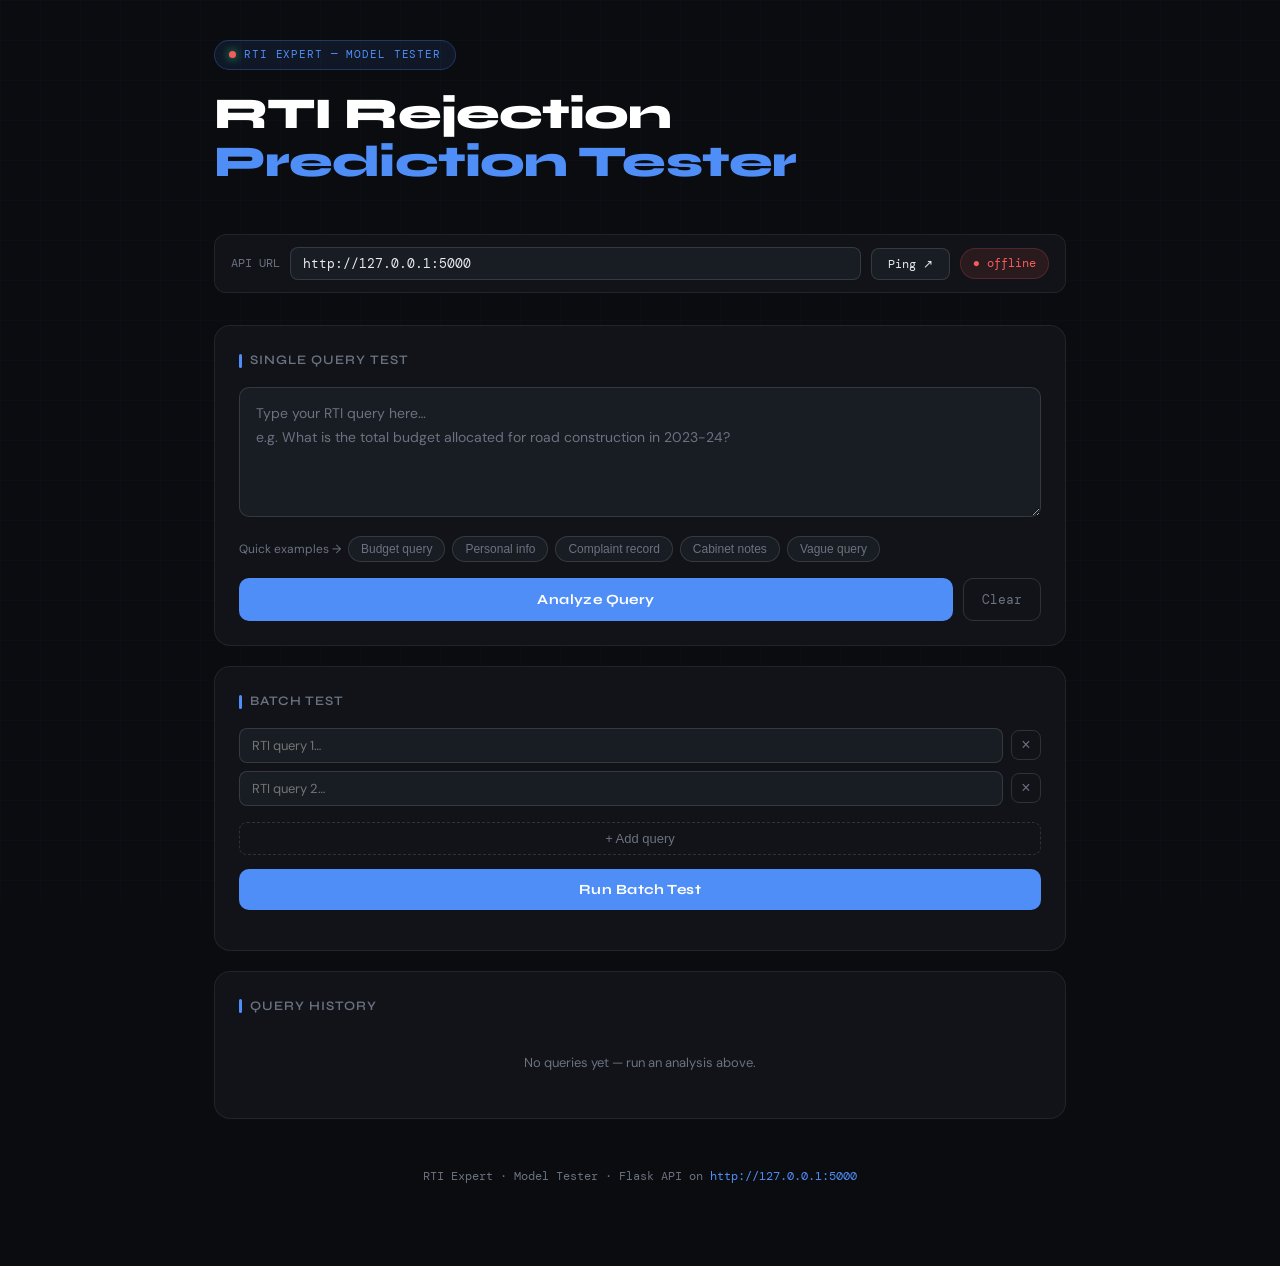
<file: model/page_for_model_analysis.html>
<!DOCTYPE html>
<html lang="en">
<head>
  <meta charset="UTF-8" />
  <meta name="viewport" content="width=device-width, initial-scale=1.0"/>
  <title>RTI Expert — Model Tester</title>
  <link href="https://fonts.googleapis.com/css2?family=Syne:wght@400;500;600;700;800&family=DM+Mono:wght@300;400;500&family=DM+Sans:wght@300;400;500&display=swap" rel="stylesheet"/>
  <style>
    *, *::before, *::after { box-sizing: border-box; margin: 0; padding: 0; }

    :root {
      --bg:        #0a0c0f;
      --bg2:       #111318;
      --bg3:       #181c23;
      --border:    rgba(255,255,255,0.07);
      --border2:   rgba(255,255,255,0.13);
      --text:      #e8eaf0;
      --muted:     #6b7280;
      --accent:    #4f8ef7;
      --accept:    #22c97a;
      --reject:    #f75c5c;
      --warn:      #f59e0b;
      --mono:      'DM Mono', monospace;
      --sans:      'DM Sans', sans-serif;
      --display:   'Syne', sans-serif;
    }

    html { scroll-behavior: smooth; }

    body {
      background: var(--bg);
      color: var(--text);
      font-family: var(--sans);
      font-size: 15px;
      line-height: 1.6;
      min-height: 100vh;
    }

    /* ── GRID NOISE BACKGROUND ── */
    body::before {
      content: '';
      position: fixed; inset: 0; z-index: 0;
      background-image:
        linear-gradient(rgba(79,142,247,0.03) 1px, transparent 1px),
        linear-gradient(90deg, rgba(79,142,247,0.03) 1px, transparent 1px);
      background-size: 40px 40px;
      pointer-events: none;
    }

    .page { position: relative; z-index: 1; max-width: 900px; margin: 0 auto; padding: 40px 24px 80px; }

    /* ── HEADER ── */
    .header { margin-bottom: 48px; }
    .header-top {
      display: flex; align-items: center; gap: 12px; margin-bottom: 20px;
    }
    .logo-chip {
      display: inline-flex; align-items: center; gap: 8px;
      background: rgba(79,142,247,0.1);
      border: 1px solid rgba(79,142,247,0.25);
      border-radius: 999px; padding: 5px 14px;
      font-family: var(--mono); font-size: 11px;
      color: var(--accent); letter-spacing: 0.08em;
      text-transform: uppercase;
    }
    .status-dot {
      width: 7px; height: 7px; border-radius: 50%;
      background: var(--accept);
      box-shadow: 0 0 8px var(--accept);
      animation: pulse 2s infinite;
    }
    @keyframes pulse { 0%,100%{opacity:1} 50%{opacity:0.4} }

    h1 {
      font-family: var(--display);
      font-size: clamp(28px, 5vw, 44px);
      font-weight: 800;
      line-height: 1.1;
      letter-spacing: -0.02em;
      color: #fff;
    }
    h1 span { color: var(--accent); }

    .subtitle {
      margin-top: 10px;
      color: var(--muted);
      font-size: 14px;
      max-width: 520px;
      line-height: 1.7;
    }

    /* ── SERVER CONFIG ── */
    .config-bar {
      display: flex; align-items: center; gap: 10px;
      background: var(--bg2);
      border: 1px solid var(--border);
      border-radius: 12px;
      padding: 12px 16px;
      margin-bottom: 32px;
    }
    .config-label {
      font-family: var(--mono); font-size: 12px;
      color: var(--muted); white-space: nowrap;
    }
    .config-input {
      flex: 1;
      background: var(--bg3);
      border: 1px solid var(--border2);
      border-radius: 8px;
      padding: 7px 12px;
      font-family: var(--mono); font-size: 13px;
      color: var(--text);
      outline: none;
      transition: border-color 0.2s;
    }
    .config-input:focus { border-color: var(--accent); }

    .ping-btn {
      background: var(--bg3);
      border: 1px solid var(--border2);
      border-radius: 8px;
      padding: 7px 16px;
      color: var(--text);
      font-family: var(--mono); font-size: 12px;
      cursor: pointer; white-space: nowrap;
      transition: all 0.2s;
    }
    .ping-btn:hover { border-color: var(--accent); color: var(--accent); }

    .server-status {
      font-family: var(--mono); font-size: 12px;
      padding: 5px 12px; border-radius: 999px;
      white-space: nowrap;
    }
    .server-status.online  { background: rgba(34,201,122,0.1); color: var(--accept); border: 1px solid rgba(34,201,122,0.2); }
    .server-status.offline { background: rgba(247,92,92,0.1);  color: var(--reject); border: 1px solid rgba(247,92,92,0.2); }
    .server-status.unknown { background: rgba(107,114,128,0.1);color: var(--muted);  border: 1px solid rgba(107,114,128,0.2); }

    /* ── MAIN GRID ── */
    .main-grid {
      display: grid;
      grid-template-columns: 1fr 1fr;
      gap: 20px;
      margin-bottom: 20px;
    }
    @media (max-width: 640px) { .main-grid { grid-template-columns: 1fr; } }

    /* ── CARDS ── */
    .card {
      background: var(--bg2);
      border: 1px solid var(--border);
      border-radius: 16px;
      padding: 24px;
    }
    .card-title {
      font-family: var(--display);
      font-size: 13px; font-weight: 600;
      text-transform: uppercase; letter-spacing: 0.08em;
      color: var(--muted); margin-bottom: 16px;
      display: flex; align-items: center; gap: 8px;
    }
    .card-title::before {
      content: ''; width: 3px; height: 14px;
      background: var(--accent); border-radius: 2px;
    }

    /* ── INPUT AREA ── */
    .input-card { grid-column: 1 / -1; }

    textarea {
      width: 100%; min-height: 130px;
      background: var(--bg3);
      border: 1px solid var(--border2);
      border-radius: 10px;
      padding: 14px 16px;
      font-family: var(--sans); font-size: 14px;
      color: var(--text); line-height: 1.7;
      resize: vertical; outline: none;
      transition: border-color 0.2s;
    }
    textarea:focus { border-color: var(--accent); }
    textarea::placeholder { color: var(--muted); }

    .example-chips {
      display: flex; flex-wrap: wrap; gap: 7px; margin-top: 12px;
    }
    .chip-label { font-size: 12px; color: var(--muted); align-self: center; }
    .chip {
      font-size: 12px; padding: 5px 12px;
      background: var(--bg3); border: 1px solid var(--border2);
      border-radius: 999px; color: var(--muted);
      cursor: pointer; transition: all 0.2s;
    }
    .chip:hover { border-color: var(--accent); color: var(--accent); }

    .btn-row { display: flex; gap: 10px; margin-top: 16px; }

    .btn-primary {
      flex: 1; padding: 12px 20px;
      background: var(--accent);
      border: none; border-radius: 10px;
      color: #fff; font-family: var(--display);
      font-size: 14px; font-weight: 700;
      letter-spacing: 0.03em;
      cursor: pointer; transition: all 0.2s;
      display: flex; align-items: center; justify-content: center; gap: 8px;
    }
    .btn-primary:hover { background: #6aa3ff; transform: translateY(-1px); }
    .btn-primary:active { transform: translateY(0); }
    .btn-primary:disabled { opacity: 0.4; cursor: not-allowed; transform: none; }

    .btn-secondary {
      padding: 12px 18px;
      background: transparent;
      border: 1px solid var(--border2); border-radius: 10px;
      color: var(--muted); font-family: var(--mono); font-size: 13px;
      cursor: pointer; transition: all 0.2s;
    }
    .btn-secondary:hover { border-color: var(--border2); color: var(--text); }

    /* ── RESULT ── */
    .result-card { display: none; grid-column: 1 / -1; }
    .result-card.show { display: block; animation: fadeUp 0.3s ease; }
    @keyframes fadeUp { from{opacity:0;transform:translateY(10px)} to{opacity:1;transform:translateY(0)} }

    .verdict-row {
      display: flex; align-items: center;
      justify-content: space-between; flex-wrap: wrap; gap: 12px;
      margin-bottom: 20px;
    }
    .verdict-left { display: flex; align-items: center; gap: 14px; }

    .verdict-icon {
      width: 52px; height: 52px; border-radius: 50%;
      display: flex; align-items: center; justify-content: center;
      font-size: 22px; flex-shrink: 0;
    }
    .verdict-icon.accepted { background: rgba(34,201,122,0.12); border: 1px solid rgba(34,201,122,0.25); }
    .verdict-icon.rejected  { background: rgba(247,92,92,0.12);  border: 1px solid rgba(247,92,92,0.25); }

    .verdict-text { font-family: var(--display); font-size: 26px; font-weight: 800; }
    .verdict-text.accepted { color: var(--accept); }
    .verdict-text.rejected  { color: var(--reject); }
    .verdict-sub { font-size: 13px; color: var(--muted); margin-top: 2px; }

    .risk-pill {
      font-family: var(--mono); font-size: 12px; font-weight: 500;
      padding: 6px 16px; border-radius: 999px;
    }
    .risk-low    { background: rgba(34,201,122,0.1);  color: var(--accept); border: 1px solid rgba(34,201,122,0.25); }
    .risk-medium { background: rgba(245,158,11,0.1);  color: var(--warn);   border: 1px solid rgba(245,158,11,0.25); }
    .risk-high   { background: rgba(247,92,92,0.1);   color: var(--reject); border: 1px solid rgba(247,92,92,0.25); }

    /* confidence bar */
    .conf-section { margin-bottom: 20px; }
    .conf-header { display: flex; justify-content: space-between; margin-bottom: 8px; }
    .conf-lbl { font-size: 13px; color: var(--muted); }
    .conf-val { font-family: var(--mono); font-size: 13px; font-weight: 500; }
    .bar-track {
      height: 6px; background: var(--bg3); border-radius: 999px; overflow: hidden;
    }
    .bar-fill {
      height: 100%; border-radius: 999px; width: 0%;
      transition: width 0.7s cubic-bezier(0.16,1,0.3,1);
    }
    .bar-fill.accepted { background: var(--accept); }
    .bar-fill.rejected  { background: var(--reject); }

    /* json output */
    .json-block {
      background: var(--bg3); border: 1px solid var(--border);
      border-radius: 10px; padding: 16px;
      font-family: var(--mono); font-size: 13px; line-height: 1.8;
      white-space: pre; overflow-x: auto;
      margin-bottom: 16px;
    }
    .j-key   { color: #7dd3fc; }
    .j-str   { color: #86efac; }
    .j-num   { color: #fbbf24; }
    .j-punct { color: var(--muted); }

    /* ── BATCH TEST ── */
    .batch-card { grid-column: 1 / -1; }

    .batch-list { display: flex; flex-direction: column; gap: 8px; margin-bottom: 16px; }
    .batch-row {
      display: flex; gap: 8px; align-items: center;
    }
    .batch-input {
      flex: 1; background: var(--bg3); border: 1px solid var(--border2);
      border-radius: 8px; padding: 8px 12px;
      font-family: var(--sans); font-size: 13px; color: var(--text); outline: none;
      transition: border-color 0.2s;
    }
    .batch-input:focus { border-color: var(--accent); }
    .remove-btn {
      width: 30px; height: 30px; border-radius: 8px;
      background: transparent; border: 1px solid var(--border2);
      color: var(--muted); cursor: pointer; font-size: 16px;
      display: flex; align-items: center; justify-content: center;
      transition: all 0.2s; flex-shrink: 0;
    }
    .remove-btn:hover { border-color: var(--reject); color: var(--reject); }

    .add-row-btn {
      background: transparent; border: 1px dashed var(--border2);
      border-radius: 8px; padding: 8px 16px;
      color: var(--muted); font-size: 13px; cursor: pointer;
      width: 100%; transition: all 0.2s;
    }
    .add-row-btn:hover { border-color: var(--accent); color: var(--accent); }

    .batch-results { display: flex; flex-direction: column; gap: 8px; margin-top: 16px; }
    .batch-result-row {
      display: grid; grid-template-columns: 1fr auto auto auto;
      gap: 10px; align-items: center;
      background: var(--bg3); border: 1px solid var(--border);
      border-radius: 10px; padding: 10px 14px;
      animation: fadeUp 0.2s ease;
    }
    .br-query { font-size: 13px; color: var(--text); white-space: nowrap; overflow: hidden; text-overflow: ellipsis; }
    .br-pred  { font-family: var(--mono); font-size: 12px; font-weight: 600; }
    .br-pred.accepted { color: var(--accept); }
    .br-pred.rejected  { color: var(--reject); }
    .br-conf  { font-family: var(--mono); font-size: 12px; color: var(--muted); }

    /* ── HISTORY ── */
    .history-card { grid-column: 1 / -1; }
    .history-empty { font-size: 13px; color: var(--muted); text-align: center; padding: 20px; }
    .history-list { display: flex; flex-direction: column; gap: 8px; }
    .history-row {
      display: flex; align-items: center; gap: 12px;
      padding: 10px 14px; border-radius: 10px;
      background: var(--bg3); border: 1px solid var(--border);
      cursor: pointer; transition: border-color 0.2s;
    }
    .history-row:hover { border-color: var(--border2); }
    .history-q { flex: 1; font-size: 13px; color: var(--muted); white-space: nowrap; overflow: hidden; text-overflow: ellipsis; }
    .history-pred { font-family: var(--mono); font-size: 11px; padding: 3px 10px; border-radius: 999px; }
    .history-pred.accepted { background: rgba(34,201,122,0.1); color: var(--accept); }
    .history-pred.rejected  { background: rgba(247,92,92,0.1);  color: var(--reject); }

    /* ── LOADING SPINNER ── */
    .spinner {
      width: 16px; height: 16px; border-radius: 50%;
      border: 2px solid rgba(255,255,255,0.2);
      border-top-color: #fff;
      animation: spin 0.6s linear infinite;
    }
    @keyframes spin { to { transform: rotate(360deg); } }

    /* ── FOOTER ── */
    .footer {
      margin-top: 48px; text-align: center;
      font-size: 12px; color: var(--muted);
      font-family: var(--mono);
    }
    .footer a { color: var(--accent); text-decoration: none; }

    /* ── ERROR TOAST ── */
    .toast {
      position: fixed; bottom: 24px; right: 24px; z-index: 100;
      background: var(--bg2); border: 1px solid rgba(247,92,92,0.4);
      border-radius: 10px; padding: 12px 18px;
      font-size: 13px; color: var(--reject);
      display: none; animation: fadeUp 0.25s ease;
      max-width: 340px;
    }
    .toast.show { display: block; }
  </style>
</head>
<body>

<div class="page">

  <!-- HEADER -->
  <div class="header">
    <div class="header-top">
      <div class="logo-chip">
        <span class="status-dot" id="headerDot"></span>
        RTI Expert — Model Tester
      </div>
    </div>
    <h1>RTI Rejection<br/><span>Prediction Tester</span></h1>
  </div>

  <!-- SERVER CONFIG -->
  <div class="config-bar">
    <span class="config-label">API URL</span>
    <input class="config-input" id="apiUrl" type="text" value="http://127.0.0.1:5000" placeholder="http://127.0.0.1:5000"/>
    <button class="ping-btn" onclick="pingServer()">Ping ↗</button>
    <span class="server-status unknown" id="serverStatus">unknown</span>
  </div>

  <div class="main-grid">

    <!-- QUERY INPUT -->
    <div class="card input-card">
      <div class="card-title">Single Query Test</div>
      <textarea id="queryInput" placeholder="Type your RTI query here…&#10;e.g. What is the total budget allocated for road construction in 2023-24?"></textarea>
      <div class="example-chips">
        <span class="chip-label">Quick examples →</span>
        <button class="chip" onclick="setQ('What is the total budget allocated for road construction in Mumbai for 2023-24?')">Budget query</button>
        <button class="chip" onclick="setQ('Please provide the personal home address of government officer Ramesh Kumar.')">Personal info</button>
        <button class="chip" onclick="setQ('How many complaints were filed against the education department and what action was taken?')">Complaint record</button>
        <button class="chip" onclick="setQ('Give me all confidential cabinet meeting notes on the new land policy.')">Cabinet notes</button>
        <button class="chip" onclick="setQ('I want to know details.')">Vague query</button>
      </div>
      <div class="btn-row">
        <button class="btn-primary" id="analyzeBtn" onclick="analyzeQuery()">
          <span id="btnText">Analyze Query</span>
          <div class="spinner" id="spinner" style="display:none"></div>
        </button>
        <button class="btn-secondary" onclick="clearAll()">Clear</button>
      </div>
    </div>

    <!-- RESULT -->
    <div class="card result-card" id="resultCard">
      <div class="card-title">Prediction Result</div>

      <div class="verdict-row">
        <div class="verdict-left">
          <div class="verdict-icon" id="vIcon"></div>
          <div>
            <div class="verdict-text" id="vText"></div>
            <div class="verdict-sub">model prediction</div>
          </div>
        </div>
        <span class="risk-pill" id="riskPill"></span>
      </div>

      <div class="conf-section">
        <div class="conf-header">
          <span class="conf-lbl">Confidence score</span>
          <span class="conf-val" id="confVal">0.00</span>
        </div>
        <div class="bar-track"><div class="bar-fill" id="confBar"></div></div>
      </div>

      <div class="card-title" style="margin-top:20px">API Response (JSON)</div>
      <div class="json-block" id="jsonOut"></div>

      <div class="card-title">Raw HTTP Details</div>
      <div class="json-block" id="rawOut" style="font-size:12px;color:#9ca3af"></div>
    </div>

    <!-- BATCH TEST -->
    <div class="card batch-card">
      <div class="card-title">Batch Test</div>
      <div class="batch-list" id="batchList">
        <div class="batch-row">
          <input class="batch-input" type="text" placeholder="RTI query 1…" />
          <button class="remove-btn" onclick="removeRow(this)">×</button>
        </div>
        <div class="batch-row">
          <input class="batch-input" type="text" placeholder="RTI query 2…" />
          <button class="remove-btn" onclick="removeRow(this)">×</button>
        </div>
      </div>
      <button class="add-row-btn" onclick="addRow()">+ Add query</button>
      <div class="btn-row" style="margin-top:14px">
        <button class="btn-primary" onclick="runBatch()">
          Run Batch Test
        </button>
      </div>
      <div class="batch-results" id="batchResults"></div>
    </div>

    <!-- HISTORY -->
    <div class="card history-card">
      <div class="card-title">Query History</div>
      <div id="historyContainer"><div class="history-empty">No queries yet — run an analysis above.</div></div>
    </div>

  </div>

  <div class="footer">
    RTI Expert · Model Tester · Flask API on <a id="footerUrl" href="#">http://127.0.0.1:5000</a>
  </div>
</div>

<!-- TOAST -->
<div class="toast" id="toast"></div>

<script>
  const history = [];

  function getBase() {
    return document.getElementById('apiUrl').value.replace(/\/$/, '');
  }

  function showToast(msg) {
    const t = document.getElementById('toast');
    t.textContent = msg;
    t.className = 'toast show';
    setTimeout(() => t.className = 'toast', 3500);
  }

  function setQ(text) {
    document.getElementById('queryInput').value = text;
  }

  function clearAll() {
    document.getElementById('queryInput').value = '';
    document.getElementById('resultCard').className = 'card result-card';
  }

  // ── Ping ──────────────────────────────────────────────────────────────────
  async function pingServer() {
    const el = document.getElementById('serverStatus');
    el.className = 'server-status unknown';
    el.textContent = 'pinging…';
    try {
      const r = await fetch(getBase() + '/health', { method: 'GET' });
      if (r.ok) {
        el.className = 'server-status online';
        el.textContent = '● online';
        document.getElementById('headerDot').style.background = '#22c97a';
      } else {
        throw new Error('bad status');
      }
    } catch {
      el.className = 'server-status offline';
      el.textContent = '● offline';
      document.getElementById('headerDot').style.background = '#f75c5c';
    }
  }

  // auto-ping on load
  window.addEventListener('load', () => {
    pingServer();
    document.getElementById('footerUrl').textContent = document.getElementById('apiUrl').value;
    document.getElementById('footerUrl').href = document.getElementById('apiUrl').value;
  });

  document.getElementById('apiUrl').addEventListener('input', () => {
    document.getElementById('footerUrl').textContent = document.getElementById('apiUrl').value;
  });

  // ── Analyze ───────────────────────────────────────────────────────────────
  async function analyzeQuery() {
    const query = document.getElementById('queryInput').value.trim();
    if (!query) { showToast('Please enter an RTI query first.'); return; }

    const btn = document.getElementById('analyzeBtn');
    btn.disabled = true;
    document.getElementById('btnText').textContent = 'Analyzing…';
    document.getElementById('spinner').style.display = 'block';

    const url = getBase() + '/analyze';
    const body = JSON.stringify({ query });
    const start = Date.now();

    try {
      const r = await fetch(url, {
        method: 'POST',
        headers: { 'Content-Type': 'application/json' },
        body
      });
      const elapsed = Date.now() - start;
      const data = await r.json();

      if (!r.ok) throw new Error(data.error || 'Server error');

      renderResult(data, query, url, elapsed, r.status);
    } catch (err) {
      showToast('Error: ' + err.message + '. Is the Flask server running?');
    } finally {
      btn.disabled = false;
      document.getElementById('btnText').textContent = 'Analyze Query';
      document.getElementById('spinner').style.display = 'none';
    }
  }

  function renderResult(data, query, url, elapsed, status) {
    const pred = data.prediction;
    const conf = parseFloat(data.confidence);
    const risk = data.risk_level;

    // verdict
    const icon = document.getElementById('vIcon');
    icon.className = 'verdict-icon ' + pred;
    icon.textContent = pred === 'accepted' ? '✓' : '✗';

    const vt = document.getElementById('vText');
    vt.className = 'verdict-text ' + pred;
    vt.textContent = pred.charAt(0).toUpperCase() + pred.slice(1);

    const rp = document.getElementById('riskPill');
    rp.className = 'risk-pill risk-' + risk;
    rp.textContent = risk.charAt(0).toUpperCase() + risk.slice(1) + ' Risk';

    // confidence bar
    document.getElementById('confVal').textContent = conf.toFixed(2) + '%';
    const bar = document.getElementById('confBar');
    bar.className = 'bar-fill ' + pred;
    setTimeout(() => bar.style.width = Math.round(conf) + '%', 50);

    // JSON output
    document.getElementById('jsonOut').innerHTML =
      `<span class="j-punct">{</span>\n` +
      `  <span class="j-key">"prediction"</span><span class="j-punct">: </span><span class="j-str">"${data.prediction}"</span><span class="j-punct">,</span>\n` +
      `  <span class="j-key">"confidence"</span><span class="j-punct">: </span><span class="j-num">${conf}</span><span class="j-punct">,</span>\n` +
      `  <span class="j-key">"risk_level"</span><span class="j-punct">: </span><span class="j-str">"${data.risk_level}"</span>\n` +
      `<span class="j-punct">}</span>`;

    // raw HTTP
    document.getElementById('rawOut').textContent =
      `POST ${url}\nStatus: ${status} OK\nTime:   ${elapsed}ms\n\nRequest:\n${JSON.stringify({ query }, null, 2)}\n\nResponse:\n${JSON.stringify(data, null, 2)}`;

    document.getElementById('resultCard').className = 'card result-card show';

    // history
    history.unshift({ query, pred, conf, risk });
    if (history.length > 10) history.pop();
    renderHistory();
  }

  function renderHistory() {
    const c = document.getElementById('historyContainer');
    if (!history.length) { c.innerHTML = '<div class="history-empty">No queries yet.</div>'; return; }
    c.innerHTML = '<div class="history-list">' +
      history.map((h, i) => `
        <div class="history-row" onclick="setQ(${JSON.stringify(h.query)})">
          <span class="history-q">${h.query}</span>
          <span class="history-pred ${h.pred}">${h.pred} · ${Math.round(h.conf * 100)}%</span>
          <span class="risk-pill risk-${h.risk}" style="font-size:11px;padding:3px 10px">${h.risk}</span>
        </div>`).join('') +
      '</div>';
  }

  // ── Batch ─────────────────────────────────────────────────────────────────
  function addRow() {
    const list = document.getElementById('batchList');
    const n = list.children.length + 1;
    const div = document.createElement('div');
    div.className = 'batch-row';
    div.innerHTML = `<input class="batch-input" type="text" placeholder="RTI query ${n}…"/><button class="remove-btn" onclick="removeRow(this)">×</button>`;
    list.appendChild(div);
  }

  function removeRow(btn) {
    const list = document.getElementById('batchList');
    if (list.children.length <= 1) { showToast('Need at least one row.'); return; }
    btn.parentElement.remove();
  }

  async function runBatch() {
    const inputs = [...document.querySelectorAll('#batchList .batch-input')];
    const queries = inputs.map(i => i.value.trim()).filter(Boolean);
    if (!queries.length) { showToast('Add at least one query.'); return; }

    const resultsEl = document.getElementById('batchResults');
    resultsEl.innerHTML = '<div style="color:var(--muted);font-size:13px;text-align:center;padding:12px">Running batch…</div>';

    try {
      const r = await fetch(getBase() + '/analyze/batch', {
        method: 'POST',
        headers: { 'Content-Type': 'application/json' },
        body: JSON.stringify({ queries })
      });
      const data = await r.json();
      if (!r.ok) throw new Error(data.error || 'Error');

      resultsEl.innerHTML = data.results.map((res, i) => `
        <div class="batch-result-row">
          <span class="br-query">${queries[i]}</span>
          <span class="br-pred ${res.prediction}">${res.prediction.toUpperCase()}</span>
          <span class="br-conf">${parseFloat(res.confidence).toFixed(2)}</span>
          <span class="risk-pill risk-${res.risk_level}" style="font-size:11px;padding:3px 10px">${res.risk_level}</span>
        </div>`).join('');
    } catch (err) {
      resultsEl.innerHTML = '';
      showToast('Batch error: ' + err.message);
    }
  }
</script>
</body>
</html>
</file>
